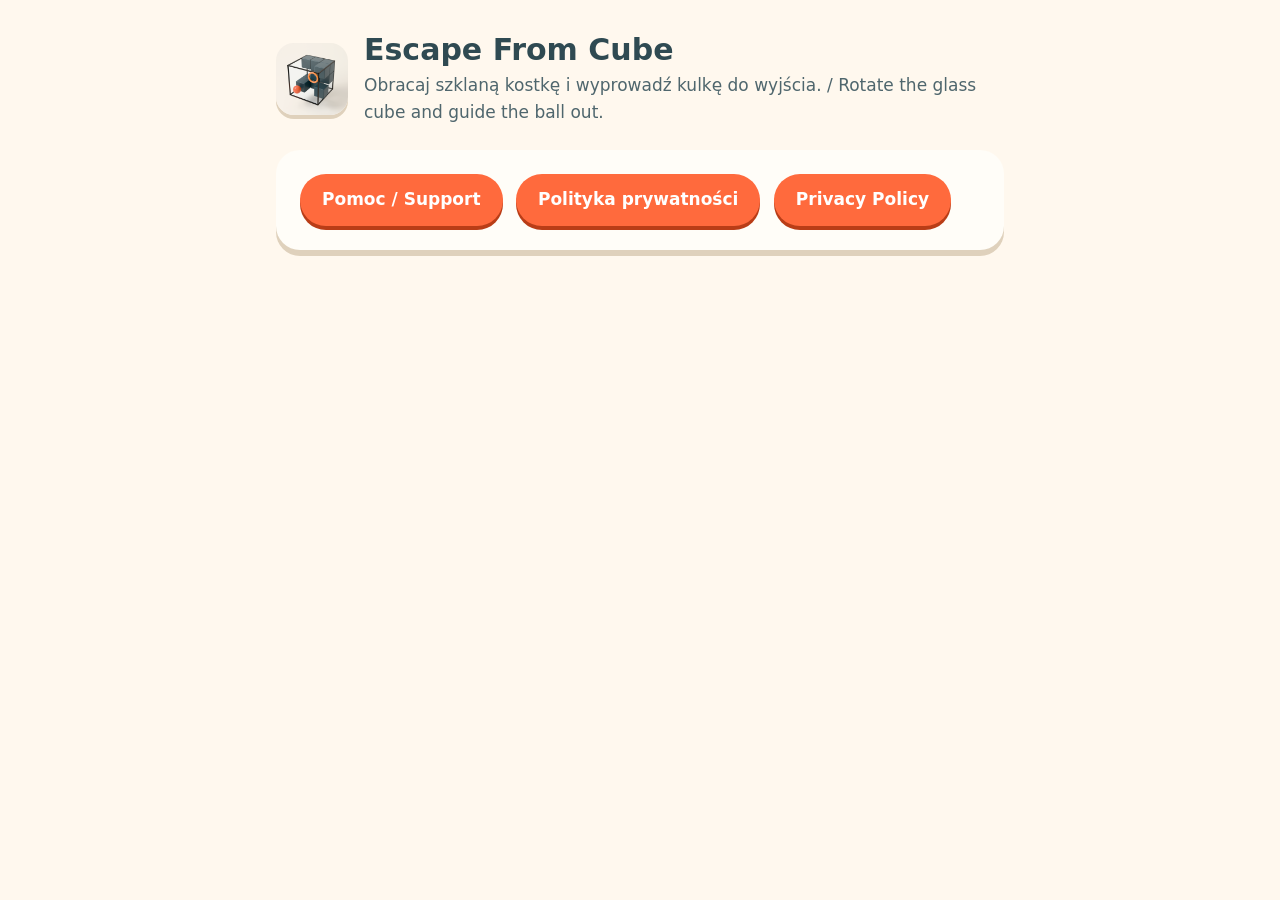
<file: index.html>
<!doctype html>
<html lang="pl">
<head>
  <meta charset="utf-8">
  <meta name="viewport" content="width=device-width, initial-scale=1">
  <title>Escape From Cube</title>
  <link rel="stylesheet" href="style.css">
</head>
<body>
  <main>
    <header class="app">
      <img src="icon.png" alt="Ikona Escape From Cube">
      <div>
        <h1>Escape From Cube</h1>
        <p style="margin: 4px 0 0;">Obracaj szklaną kostkę i wyprowadź kulkę do wyjścia. / Rotate the glass cube and guide the ball out.</p>
      </div>
    </header>
    <div class="card">
      <a class="button" href="support.html">Pomoc / Support</a>
      <a class="button" href="privacy.html">Polityka prywatności</a>
      <a class="button" href="privacy-en.html">Privacy Policy</a>
    </div>
  </main>
</body>
</html>
</file>
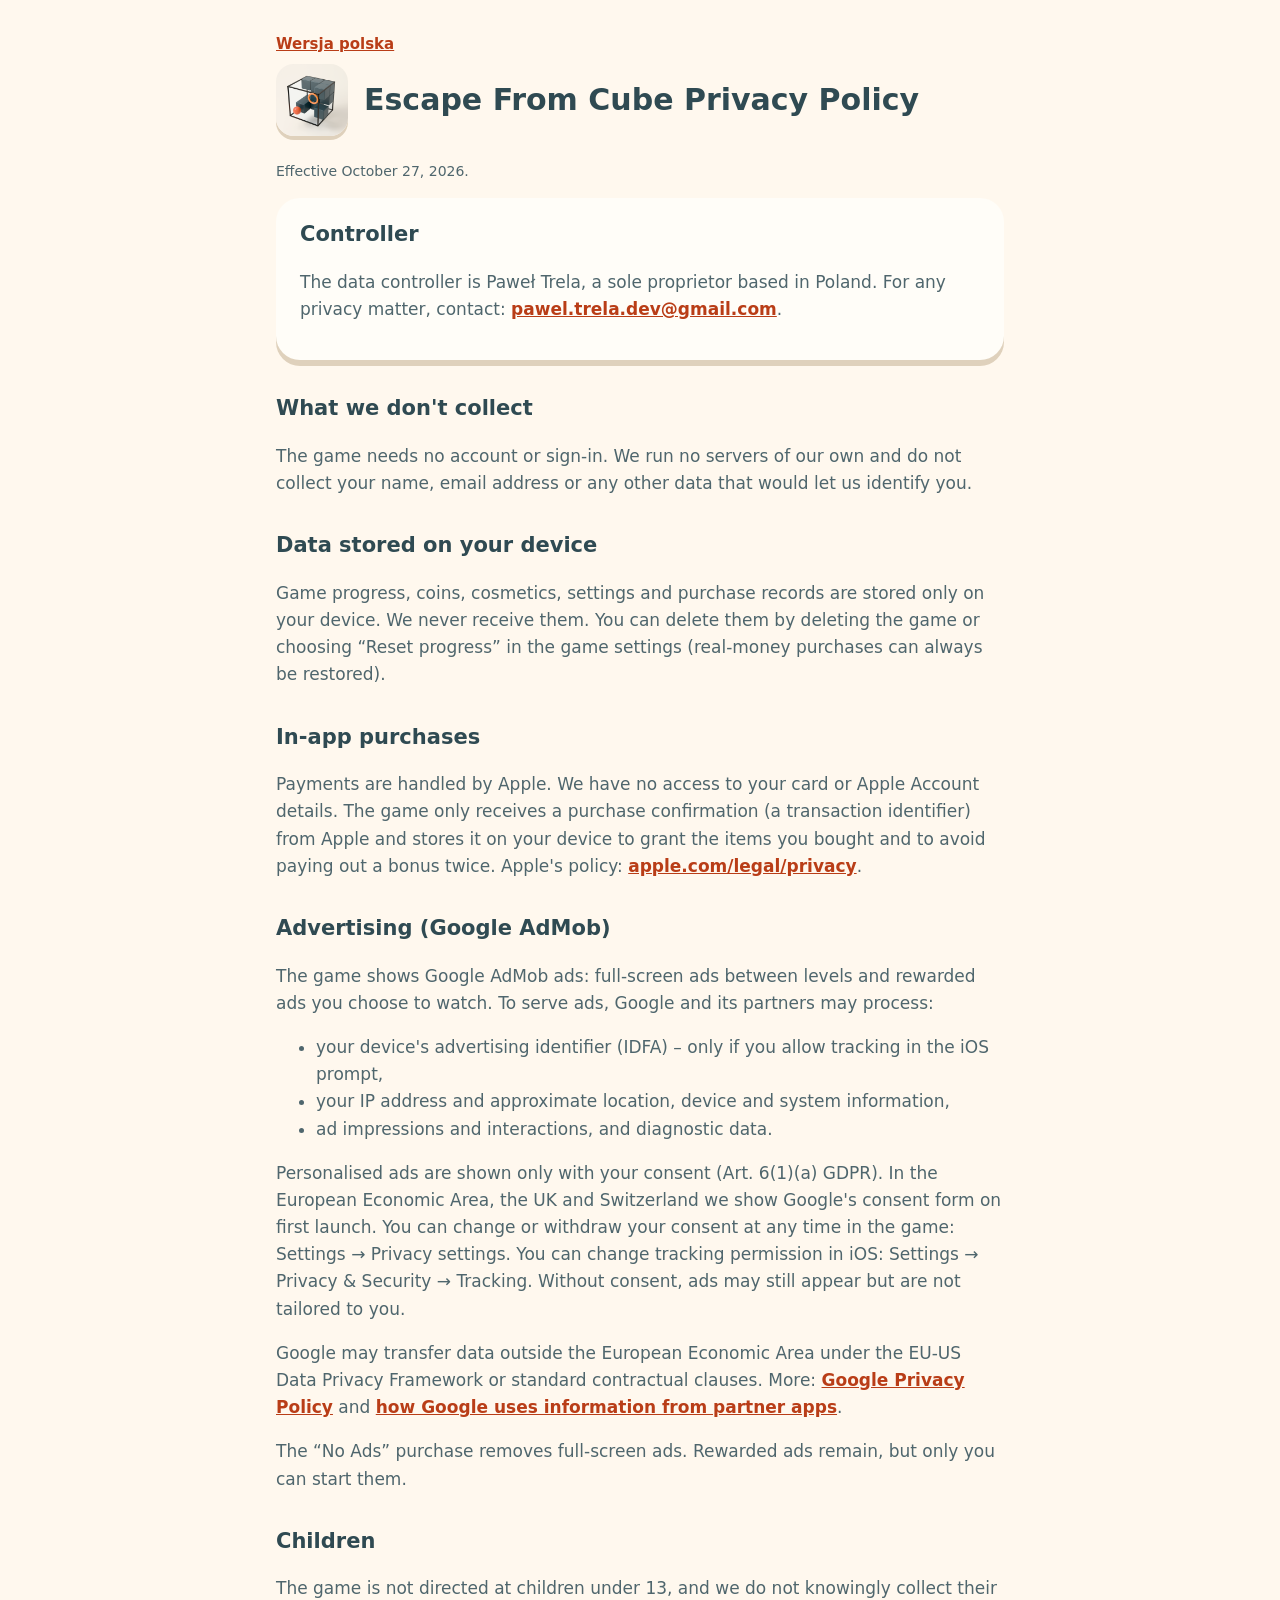
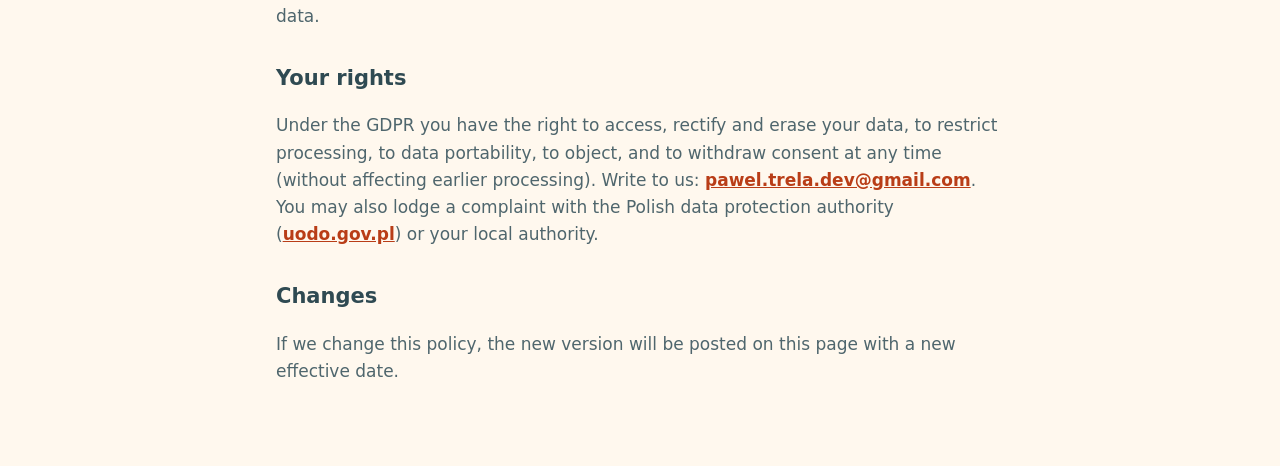
<file: privacy-en.html>
<!doctype html>
<html lang="en">
<head>
  <meta charset="utf-8">
  <meta name="viewport" content="width=device-width, initial-scale=1">
  <title>Privacy Policy – Escape From Cube</title>
  <link rel="stylesheet" href="style.css">
</head>
<body>
  <main>
    <nav class="lang"><a href="privacy.html">Wersja polska</a></nav>
    <header class="app">
      <img src="icon.png" alt="">
      <h1>Escape From Cube Privacy Policy</h1>
    </header>
    <p class="muted">Effective October 27, 2026.</p>

    <div class="card">
      <h2 style="margin-top: 0;">Controller</h2>
      <p>The data controller is Paweł Trela, a sole proprietor based in Poland.
        For any privacy matter, contact: <a href="mailto:pawel.trela.dev@gmail.com">pawel.trela.dev@gmail.com</a>.</p>
    </div>

    <h2>What we don't collect</h2>
    <p>The game needs no account or sign-in. We run no servers of our own and do not collect your name, email address
      or any other data that would let us identify you.</p>

    <h2>Data stored on your device</h2>
    <p>Game progress, coins, cosmetics, settings and purchase records are stored only on your device. We never receive
      them. You can delete them by deleting the game or choosing “Reset progress” in the game settings
      (real-money purchases can always be restored).</p>

    <h2>In-app purchases</h2>
    <p>Payments are handled by Apple. We have no access to your card or Apple Account details. The game only receives
      a purchase confirmation (a transaction identifier) from Apple and stores it on your device to grant the items you
      bought and to avoid paying out a bonus twice. Apple's policy: <a href="https://www.apple.com/legal/privacy/">apple.com/legal/privacy</a>.</p>

    <h2>Advertising (Google AdMob)</h2>
    <p>The game shows Google AdMob ads: full-screen ads between levels and rewarded ads you choose to watch.
      To serve ads, Google and its partners may process:</p>
    <ul>
      <li>your device's advertising identifier (IDFA) – only if you allow tracking in the iOS prompt,</li>
      <li>your IP address and approximate location, device and system information,</li>
      <li>ad impressions and interactions, and diagnostic data.</li>
    </ul>
    <p>Personalised ads are shown only with your consent (Art. 6(1)(a) GDPR). In the European Economic Area, the UK and
      Switzerland we show Google's consent form on first launch. You can change or withdraw your consent at any time in
      the game: Settings → Privacy settings. You can change tracking permission in iOS: Settings → Privacy &amp; Security →
      Tracking. Without consent, ads may still appear but are not tailored to you.</p>
    <p>Google may transfer data outside the European Economic Area under the EU-US Data Privacy Framework or standard
      contractual clauses. More: <a href="https://policies.google.com/privacy">Google Privacy Policy</a> and
      <a href="https://policies.google.com/technologies/partner-sites">how Google uses information from partner apps</a>.</p>
    <p>The “No Ads” purchase removes full-screen ads. Rewarded ads remain, but only you can start them.</p>

    <h2>Children</h2>
    <p>The game is not directed at children under 13, and we do not knowingly collect their data.</p>

    <h2>Your rights</h2>
    <p>Under the GDPR you have the right to access, rectify and erase your data, to restrict processing, to data
      portability, to object, and to withdraw consent at any time (without affecting earlier processing).
      Write to us: <a href="mailto:pawel.trela.dev@gmail.com">pawel.trela.dev@gmail.com</a>. You may also lodge a complaint with the Polish data
      protection authority (<a href="https://uodo.gov.pl">uodo.gov.pl</a>) or your local authority.</p>

    <h2>Changes</h2>
    <p>If we change this policy, the new version will be posted on this page with a new effective date.</p>
  </main>
</body>
</html>
</file>
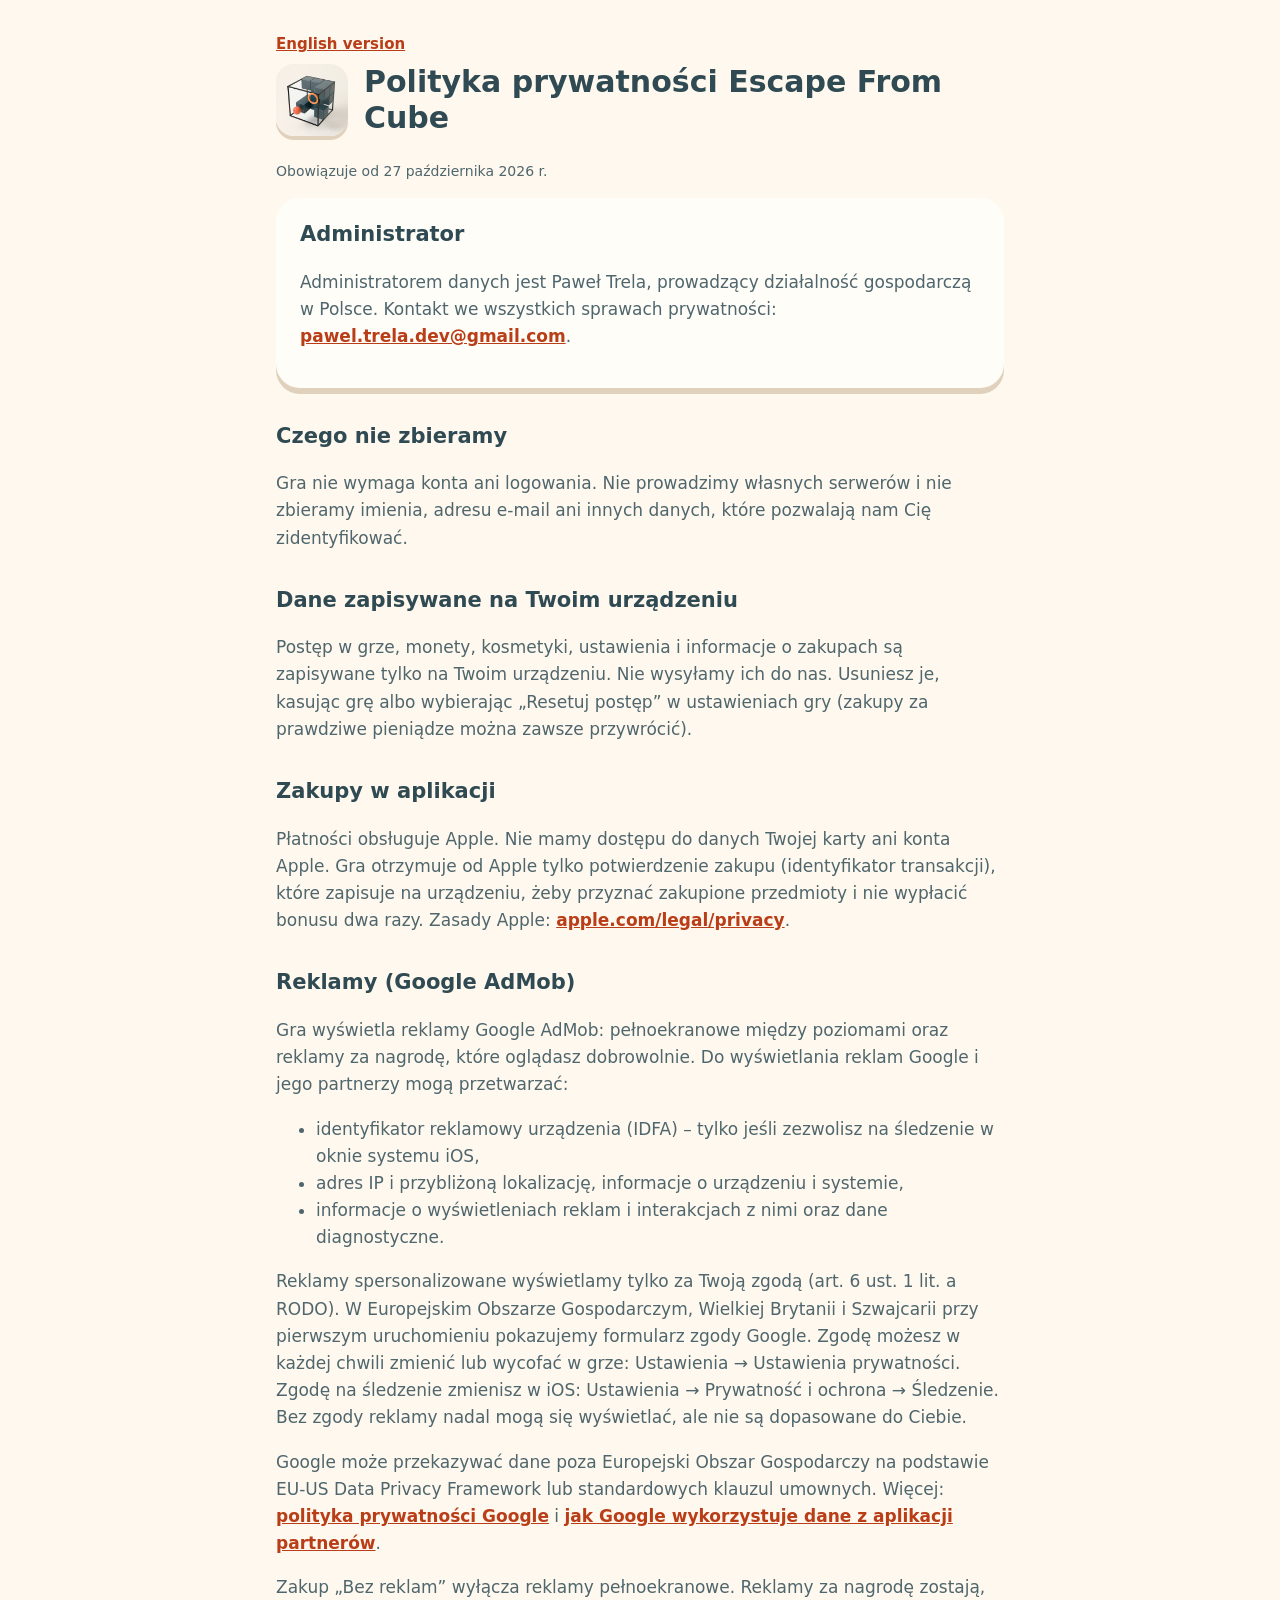
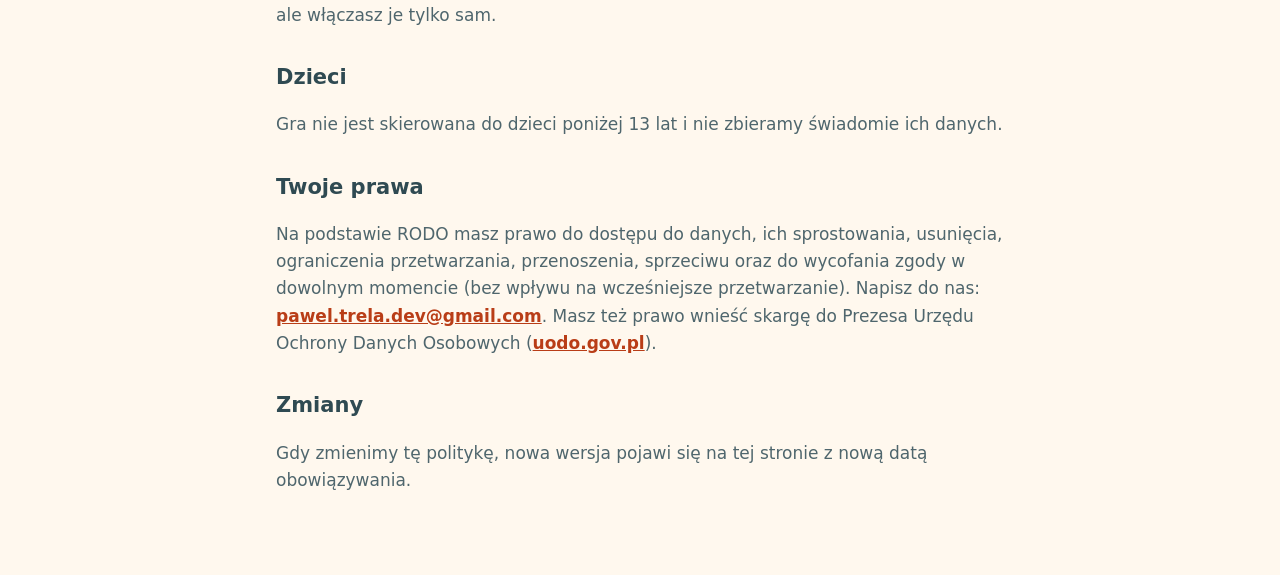
<file: privacy.html>
<!doctype html>
<html lang="pl">
<head>
  <meta charset="utf-8">
  <meta name="viewport" content="width=device-width, initial-scale=1">
  <title>Polityka prywatności – Escape From Cube</title>
  <link rel="stylesheet" href="style.css">
</head>
<body>
  <main>
    <nav class="lang"><a href="privacy-en.html">English version</a></nav>
    <header class="app">
      <img src="icon.png" alt="">
      <h1>Polityka prywatności Escape From Cube</h1>
    </header>
    <p class="muted">Obowiązuje od 27 października 2026 r.</p>

    <div class="card">
      <h2 style="margin-top: 0;">Administrator</h2>
      <p>Administratorem danych jest Paweł Trela, prowadzący działalność gospodarczą w Polsce.
        Kontakt we wszystkich sprawach prywatności: <a href="mailto:pawel.trela.dev@gmail.com">pawel.trela.dev@gmail.com</a>.</p>
    </div>

    <h2>Czego nie zbieramy</h2>
    <p>Gra nie wymaga konta ani logowania. Nie prowadzimy własnych serwerów i nie zbieramy imienia, adresu e-mail
      ani innych danych, które pozwalają nam Cię zidentyfikować.</p>

    <h2>Dane zapisywane na Twoim urządzeniu</h2>
    <p>Postęp w grze, monety, kosmetyki, ustawienia i informacje o zakupach są zapisywane tylko na Twoim urządzeniu.
      Nie wysyłamy ich do nas. Usuniesz je, kasując grę albo wybierając „Resetuj postęp” w ustawieniach gry
      (zakupy za prawdziwe pieniądze można zawsze przywrócić).</p>

    <h2>Zakupy w aplikacji</h2>
    <p>Płatności obsługuje Apple. Nie mamy dostępu do danych Twojej karty ani konta Apple. Gra otrzymuje od Apple
      tylko potwierdzenie zakupu (identyfikator transakcji), które zapisuje na urządzeniu, żeby przyznać zakupione
      przedmioty i nie wypłacić bonusu dwa razy. Zasady Apple: <a href="https://www.apple.com/legal/privacy/">apple.com/legal/privacy</a>.</p>

    <h2>Reklamy (Google AdMob)</h2>
    <p>Gra wyświetla reklamy Google AdMob: pełnoekranowe między poziomami oraz reklamy za nagrodę, które oglądasz
      dobrowolnie. Do wyświetlania reklam Google i jego partnerzy mogą przetwarzać:</p>
    <ul>
      <li>identyfikator reklamowy urządzenia (IDFA) – tylko jeśli zezwolisz na śledzenie w oknie systemu iOS,</li>
      <li>adres IP i przybliżoną lokalizację, informacje o urządzeniu i systemie,</li>
      <li>informacje o wyświetleniach reklam i interakcjach z nimi oraz dane diagnostyczne.</li>
    </ul>
    <p>Reklamy spersonalizowane wyświetlamy tylko za Twoją zgodą (art. 6 ust. 1 lit. a RODO). W Europejskim Obszarze
      Gospodarczym, Wielkiej Brytanii i Szwajcarii przy pierwszym uruchomieniu pokazujemy formularz zgody Google.
      Zgodę możesz w każdej chwili zmienić lub wycofać w grze: Ustawienia → Ustawienia prywatności. Zgodę na śledzenie
      zmienisz w iOS: Ustawienia → Prywatność i ochrona → Śledzenie. Bez zgody reklamy nadal mogą się wyświetlać,
      ale nie są dopasowane do Ciebie.</p>
    <p>Google może przekazywać dane poza Europejski Obszar Gospodarczy na podstawie EU-US Data Privacy Framework
      lub standardowych klauzul umownych. Więcej: <a href="https://policies.google.com/privacy">polityka prywatności Google</a>
      i <a href="https://policies.google.com/technologies/partner-sites">jak Google wykorzystuje dane z aplikacji partnerów</a>.</p>
    <p>Zakup „Bez reklam” wyłącza reklamy pełnoekranowe. Reklamy za nagrodę zostają, ale włączasz je tylko sam.</p>

    <h2>Dzieci</h2>
    <p>Gra nie jest skierowana do dzieci poniżej 13 lat i nie zbieramy świadomie ich danych.</p>

    <h2>Twoje prawa</h2>
    <p>Na podstawie RODO masz prawo do dostępu do danych, ich sprostowania, usunięcia, ograniczenia przetwarzania,
      przenoszenia, sprzeciwu oraz do wycofania zgody w dowolnym momencie (bez wpływu na wcześniejsze przetwarzanie).
      Napisz do nas: <a href="mailto:pawel.trela.dev@gmail.com">pawel.trela.dev@gmail.com</a>. Masz też prawo wnieść skargę do Prezesa Urzędu Ochrony
      Danych Osobowych (<a href="https://uodo.gov.pl">uodo.gov.pl</a>).</p>

    <h2>Zmiany</h2>
    <p>Gdy zmienimy tę politykę, nowa wersja pojawi się na tej stronie z nową datą obowiązywania.</p>
  </main>
</body>
</html>
</file>
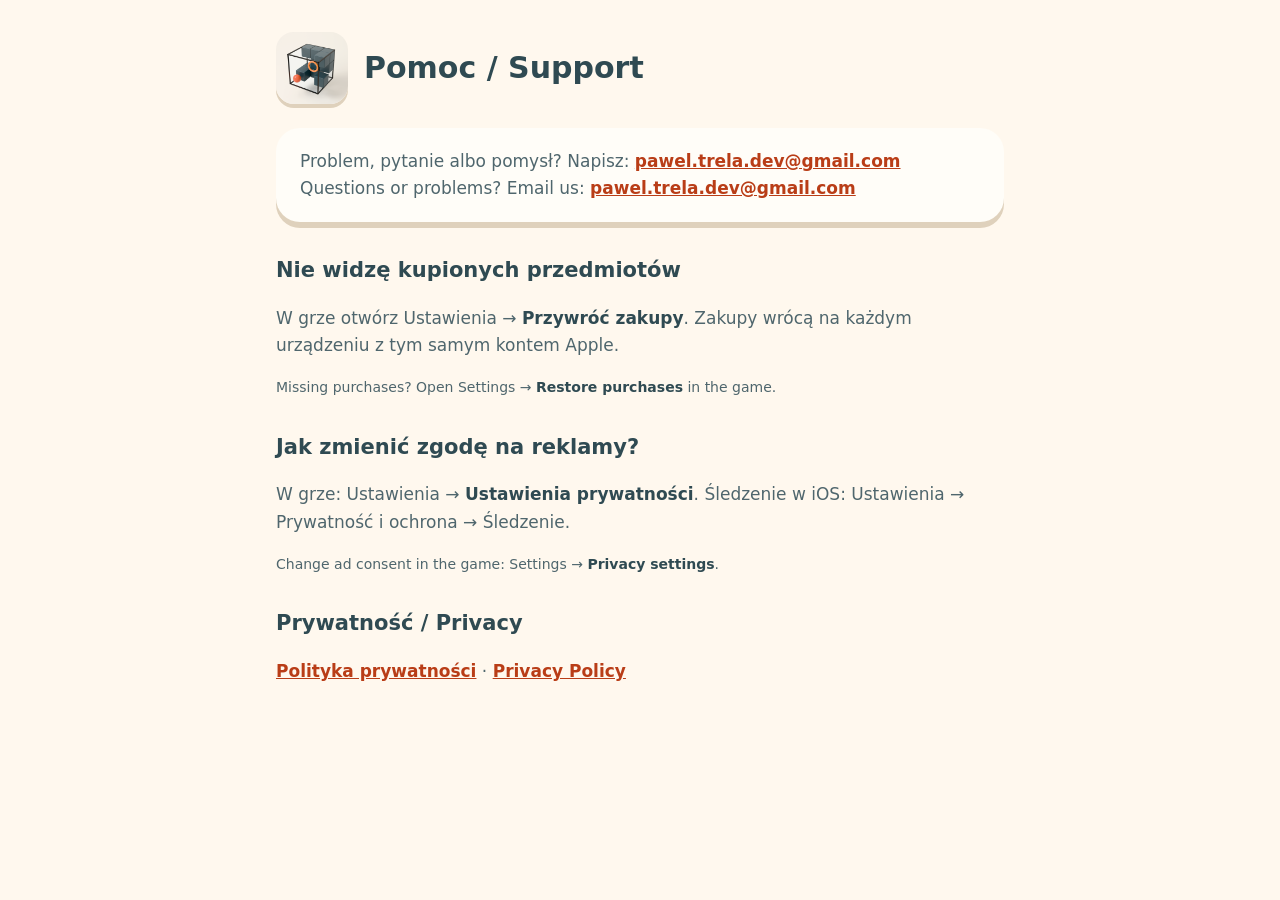
<file: support.html>
<!doctype html>
<html lang="pl">
<head>
  <meta charset="utf-8">
  <meta name="viewport" content="width=device-width, initial-scale=1">
  <title>Pomoc – Escape From Cube</title>
  <link rel="stylesheet" href="style.css">
</head>
<body>
  <main>
    <header class="app">
      <img src="icon.png" alt="">
      <h1>Pomoc / Support</h1>
    </header>

    <div class="card">
      <p style="margin: 0;">Problem, pytanie albo pomysł? Napisz: <a href="mailto:pawel.trela.dev@gmail.com">pawel.trela.dev@gmail.com</a><br>
        Questions or problems? Email us: <a href="mailto:pawel.trela.dev@gmail.com">pawel.trela.dev@gmail.com</a></p>
    </div>

    <h2>Nie widzę kupionych przedmiotów</h2>
    <p>W grze otwórz Ustawienia → <strong>Przywróć zakupy</strong>. Zakupy wrócą na każdym urządzeniu z tym samym kontem Apple.</p>
    <p class="muted">Missing purchases? Open Settings → <strong>Restore purchases</strong> in the game.</p>

    <h2>Jak zmienić zgodę na reklamy?</h2>
    <p>W grze: Ustawienia → <strong>Ustawienia prywatności</strong>. Śledzenie w iOS: Ustawienia → Prywatność i ochrona → Śledzenie.</p>
    <p class="muted">Change ad consent in the game: Settings → <strong>Privacy settings</strong>.</p>

    <h2>Prywatność / Privacy</h2>
    <p><a href="privacy.html">Polityka prywatności</a> · <a href="privacy-en.html">Privacy Policy</a></p>
  </main>
</body>
</html>
</file>
<file: style.css>
/* Styl „Toy Box” jak w grze: kremowe tło, łupkowy tekst, koralowe akcenty, karty z „wargą” pod spodem. */
:root {
  --cream: #FFF8EE;
  --card: #FFFDF8;
  --lip: #DFD1BC;
  --slate: #2F4A52;
  --slate-muted: #4F666D;
  --coral: #FF6A3D;
  --coral-lip: #B93D17;
  --font: ui-rounded, "SF Pro Rounded", "Nunito", system-ui, -apple-system, sans-serif;
}

* { box-sizing: border-box; }

body {
  margin: 0;
  background: var(--cream);
  color: var(--slate);
  font-family: var(--font);
  font-size: 17px;
  line-height: 1.6;
}

main {
  max-width: 760px;
  margin: 0 auto;
  padding: 32px 16px 64px;
}

header.app {
  display: flex;
  align-items: center;
  gap: 16px;
  margin-bottom: 24px;
}

header.app img {
  width: 72px;
  height: 72px;
  border-radius: 18px;
  box-shadow: 0 4px 0 var(--lip);
}

h1 { font-size: 30px; font-weight: 900; margin: 0; line-height: 1.2; }
h2 { font-size: 21px; font-weight: 800; margin: 32px 0 8px; }
p, li { color: var(--slate-muted); }
strong { color: var(--slate); }

.card {
  background: var(--card);
  border-radius: 24px;
  padding: 20px 24px;
  margin: 16px 0;
  box-shadow: 0 6px 0 var(--lip);
}

a { color: var(--coral-lip); font-weight: 700; }

.button {
  display: inline-block;
  background: var(--coral);
  color: #fff;
  text-decoration: none;
  font-weight: 800;
  padding: 12px 22px;
  border-radius: 999px;
  box-shadow: 0 4px 0 var(--coral-lip);
  margin: 4px 8px 4px 0;
}

.muted { font-size: 14px; color: var(--slate-muted); }

nav.lang { margin-bottom: 8px; font-size: 15px; }
</file>
